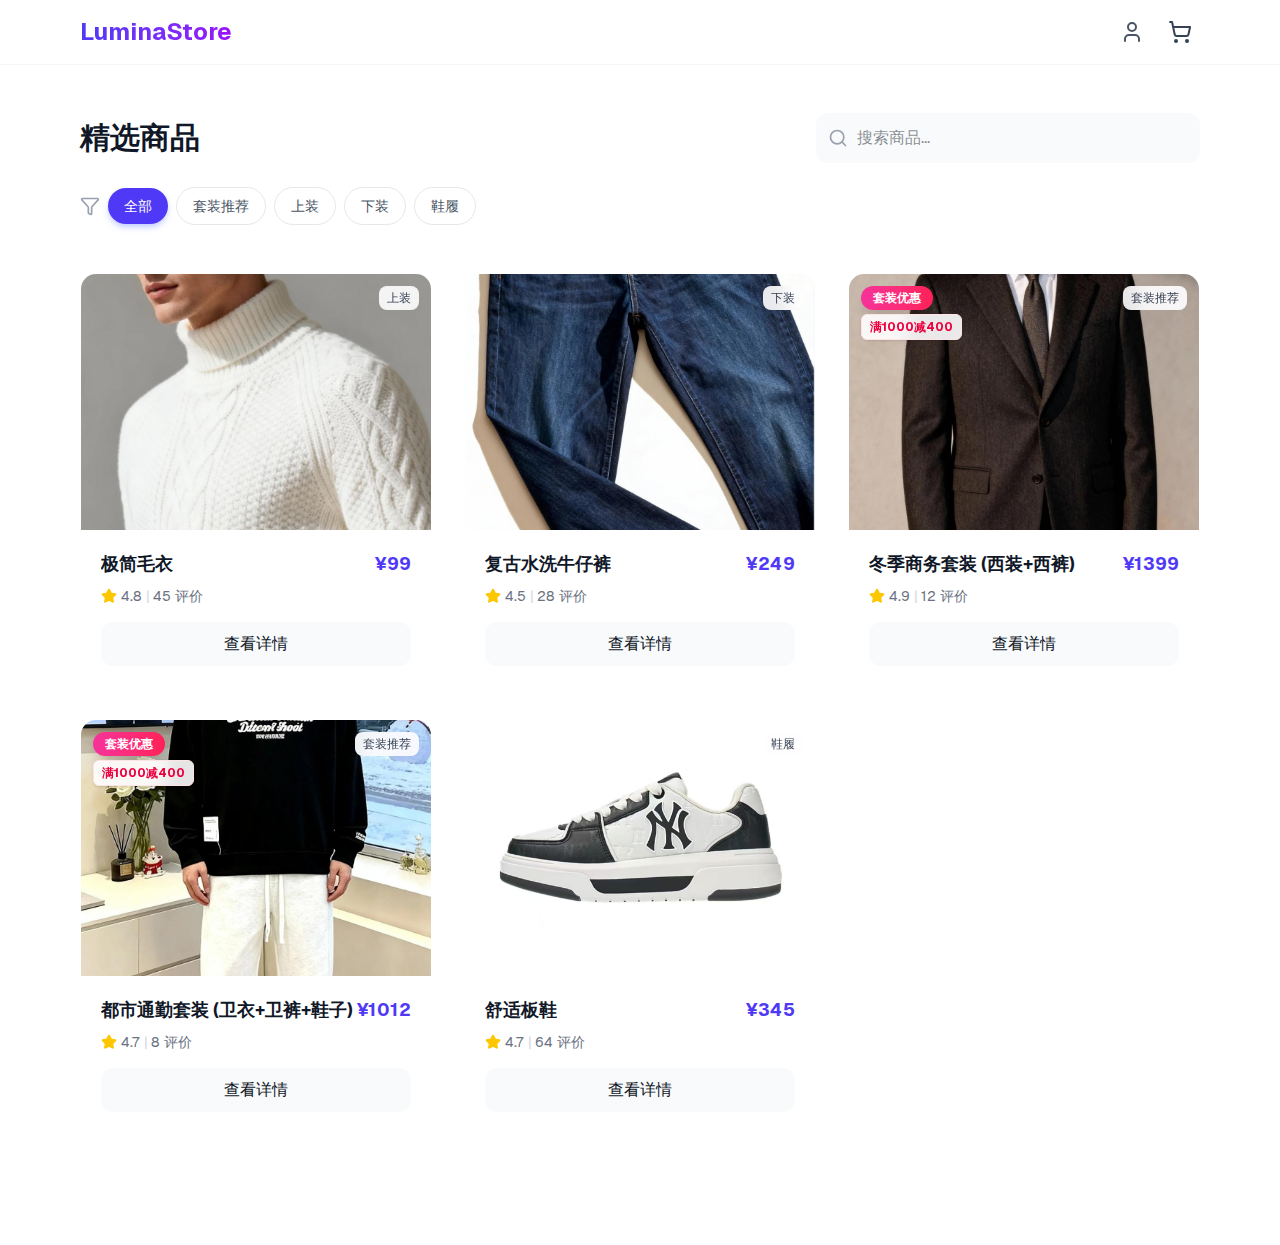
<file: index.html>
<!DOCTYPE html><!--yrcz7geI4zVj72rerdFEG--><html lang="en"><head><meta charSet="utf-8"/><meta name="viewport" content="width=device-width, initial-scale=1"/><link rel="preload" href="/_next/static/media/797e433ab948586e-s.p.dbea232f.woff2" as="font" crossorigin="" type="font/woff2"/><link rel="preload" href="/_next/static/media/caa3a2e1cccd8315-s.p.853070df.woff2" as="font" crossorigin="" type="font/woff2"/><link rel="preload" as="image" href="/images/毛衣1.jpg"/><link rel="preload" as="image" href="/images/牛仔裤1.jpg"/><link rel="preload" as="image" href="/images/冬季通勤1.jpg"/><link rel="preload" as="image" href="/images/套装穿搭1.jpg"/><link rel="preload" as="image" href="/images/mlb鞋子.jpg"/><link rel="stylesheet" href="/_next/static/chunks/7e3d6bf023f217e6.css" data-precedence="next"/><link rel="preload" as="script" fetchPriority="low" href="/_next/static/chunks/4b9eae0c8dc7e975.js"/><script src="/_next/static/chunks/f2f58a7e93290fbb.js" async=""></script><script src="/_next/static/chunks/6eb1bac6b57023f6.js" async=""></script><script src="/_next/static/chunks/turbopack-da1d1c3932c9a2c7.js" async=""></script><script src="/_next/static/chunks/2f236954d6a65e12.js" async=""></script><script src="/_next/static/chunks/64bce81016b4964a.js" async=""></script><meta name="next-size-adjust" content=""/><title>Create Next App</title><meta name="description" content="Generated by create next app"/><link rel="icon" href="/favicon.ico?favicon.0b3bf435.ico" sizes="256x256" type="image/x-icon"/><script src="/_next/static/chunks/a6dad97d9634a72d.js" noModule=""></script></head><body class="geist_a71539c9-module__T19VSG__variable geist_mono_8d43a2aa-module__8Li5zG__variable antialiased"><div hidden=""><!--$--><!--/$--></div><div class="min-h-screen bg-white font-sans text-gray-900"><nav class="sticky top-0 z-40 bg-white/80 backdrop-blur-md border-b border-gray-100"><div class="max-w-6xl mx-auto px-4 h-16 flex items-center justify-between"><div class="text-2xl font-bold bg-gradient-to-r from-indigo-600 to-purple-600 bg-clip-text text-transparent cursor-pointer hover:opacity-80 transition-opacity">LuminaStore</div><div class="flex items-center space-x-2"><button class="p-2 hover:bg-gray-100 rounded-full transition-colors text-gray-600"><svg xmlns="http://www.w3.org/2000/svg" width="24" height="24" viewBox="0 0 24 24" fill="none" stroke="currentColor" stroke-width="2" stroke-linecap="round" stroke-linejoin="round" class="lucide lucide-user w-6 h-6" aria-hidden="true"><path d="M19 21v-2a4 4 0 0 0-4-4H9a4 4 0 0 0-4 4v2"></path><circle cx="12" cy="7" r="4"></circle></svg></button><button class="relative p-2 hover:bg-gray-100 rounded-full transition-colors group"><svg xmlns="http://www.w3.org/2000/svg" width="24" height="24" viewBox="0 0 24 24" fill="none" stroke="currentColor" stroke-width="2" stroke-linecap="round" stroke-linejoin="round" class="lucide lucide-shopping-cart w-6 h-6 text-gray-700 group-hover:text-indigo-600 transition-colors" aria-hidden="true"><circle cx="8" cy="21" r="1"></circle><circle cx="19" cy="21" r="1"></circle><path d="M2.05 2.05h2l2.66 12.42a2 2 0 0 0 2 1.58h9.78a2 2 0 0 0 1.95-1.57l1.65-7.43H5.12"></path></svg></button></div></div></nav><main class="pt-4 pb-20"><div style="opacity:0"><div class="max-w-6xl mx-auto px-4 py-8"><div class="mb-10 space-y-6"><div class="flex flex-col md:flex-row md:items-center justify-between gap-4"><h1 class="text-3xl font-bold text-gray-900">精选商品</h1><div class="relative w-full md:w-96"><svg xmlns="http://www.w3.org/2000/svg" width="24" height="24" viewBox="0 0 24 24" fill="none" stroke="currentColor" stroke-width="2" stroke-linecap="round" stroke-linejoin="round" class="lucide lucide-search absolute left-3 top-1/2 -translate-y-1/2 w-5 h-5 text-gray-400" aria-hidden="true"><path d="m21 21-4.34-4.34"></path><circle cx="11" cy="11" r="8"></circle></svg><input type="text" placeholder="搜索商品..." class="w-full pl-10 pr-4 py-3 bg-gray-50 border border-transparent focus:bg-white focus:border-indigo-500 rounded-xl outline-none transition-all" value=""/></div></div><div class="flex items-center space-x-2 overflow-x-auto pb-2 scrollbar-hide"><svg xmlns="http://www.w3.org/2000/svg" width="24" height="24" viewBox="0 0 24 24" fill="none" stroke="currentColor" stroke-width="2" stroke-linecap="round" stroke-linejoin="round" class="lucide lucide-funnel w-5 h-5 text-gray-400 mr-2 flex-shrink-0" aria-hidden="true"><path d="M10 20a1 1 0 0 0 .553.895l2 1A1 1 0 0 0 14 21v-7a2 2 0 0 1 .517-1.341L21.74 4.67A1 1 0 0 0 21 3H3a1 1 0 0 0-.742 1.67l7.225 7.989A2 2 0 0 1 10 14z"></path></svg><button class="px-4 py-2 rounded-full text-sm font-medium whitespace-nowrap transition-all bg-indigo-600 text-white shadow-md shadow-indigo-200">全部</button><button class="px-4 py-2 rounded-full text-sm font-medium whitespace-nowrap transition-all bg-white text-gray-600 border border-gray-200 hover:bg-gray-50">套装推荐</button><button class="px-4 py-2 rounded-full text-sm font-medium whitespace-nowrap transition-all bg-white text-gray-600 border border-gray-200 hover:bg-gray-50">上装</button><button class="px-4 py-2 rounded-full text-sm font-medium whitespace-nowrap transition-all bg-white text-gray-600 border border-gray-200 hover:bg-gray-50">下装</button><button class="px-4 py-2 rounded-full text-sm font-medium whitespace-nowrap transition-all bg-white text-gray-600 border border-gray-200 hover:bg-gray-50">鞋履</button></div></div><div class="grid grid-cols-1 sm:grid-cols-2 lg:grid-cols-3 gap-8"><div class="group bg-white rounded-2xl overflow-hidden cursor-pointer border border-transparent hover:border-gray-200 hover:shadow-xl transition-all duration-300 relative"><div class="h-64 w-full relative overflow-hidden bg-gray-100"><img src="/images/毛衣1.jpg" alt="极简毛衣" class="w-full h-full object-cover group-hover:scale-110 transition-transform duration-500"/><div class="absolute top-3 right-3 bg-white/90 backdrop-blur px-2 py-1 rounded-lg text-xs font-medium text-gray-700">上装</div></div><div class="p-5"><div class="flex justify-between items-start mb-2"><h3 class="text-lg font-bold text-gray-900 line-clamp-1">极简毛衣</h3><span class="text-lg font-bold text-indigo-600">¥<!-- -->99</span></div><div class="flex items-center space-x-1 text-sm text-gray-500 mb-4"><svg xmlns="http://www.w3.org/2000/svg" width="24" height="24" viewBox="0 0 24 24" fill="none" stroke="currentColor" stroke-width="2" stroke-linecap="round" stroke-linejoin="round" class="lucide lucide-star w-4 h-4 fill-yellow-400 text-yellow-400" aria-hidden="true"><path d="M11.525 2.295a.53.53 0 0 1 .95 0l2.31 4.679a2.123 2.123 0 0 0 1.595 1.16l5.166.756a.53.53 0 0 1 .294.904l-3.736 3.638a2.123 2.123 0 0 0-.611 1.878l.882 5.14a.53.53 0 0 1-.771.56l-4.618-2.428a2.122 2.122 0 0 0-1.973 0L6.396 21.01a.53.53 0 0 1-.77-.56l.881-5.139a2.122 2.122 0 0 0-.611-1.879L2.16 9.795a.53.53 0 0 1 .294-.906l5.165-.755a2.122 2.122 0 0 0 1.597-1.16z"></path></svg><span>4.8</span><span class="text-gray-300">|</span><span>45<!-- --> 评价</span></div><button class="w-full py-2.5 bg-gray-50 text-gray-900 font-medium rounded-xl group-hover:bg-indigo-600 group-hover:text-white transition-colors">查看详情</button></div></div><div class="group bg-white rounded-2xl overflow-hidden cursor-pointer border border-transparent hover:border-gray-200 hover:shadow-xl transition-all duration-300 relative"><div class="h-64 w-full relative overflow-hidden bg-gray-100"><img src="/images/牛仔裤1.jpg" alt="复古水洗牛仔裤" class="w-full h-full object-cover group-hover:scale-110 transition-transform duration-500"/><div class="absolute top-3 right-3 bg-white/90 backdrop-blur px-2 py-1 rounded-lg text-xs font-medium text-gray-700">下装</div></div><div class="p-5"><div class="flex justify-between items-start mb-2"><h3 class="text-lg font-bold text-gray-900 line-clamp-1">复古水洗牛仔裤</h3><span class="text-lg font-bold text-indigo-600">¥<!-- -->249</span></div><div class="flex items-center space-x-1 text-sm text-gray-500 mb-4"><svg xmlns="http://www.w3.org/2000/svg" width="24" height="24" viewBox="0 0 24 24" fill="none" stroke="currentColor" stroke-width="2" stroke-linecap="round" stroke-linejoin="round" class="lucide lucide-star w-4 h-4 fill-yellow-400 text-yellow-400" aria-hidden="true"><path d="M11.525 2.295a.53.53 0 0 1 .95 0l2.31 4.679a2.123 2.123 0 0 0 1.595 1.16l5.166.756a.53.53 0 0 1 .294.904l-3.736 3.638a2.123 2.123 0 0 0-.611 1.878l.882 5.14a.53.53 0 0 1-.771.56l-4.618-2.428a2.122 2.122 0 0 0-1.973 0L6.396 21.01a.53.53 0 0 1-.77-.56l.881-5.139a2.122 2.122 0 0 0-.611-1.879L2.16 9.795a.53.53 0 0 1 .294-.906l5.165-.755a2.122 2.122 0 0 0 1.597-1.16z"></path></svg><span>4.5</span><span class="text-gray-300">|</span><span>28<!-- --> 评价</span></div><button class="w-full py-2.5 bg-gray-50 text-gray-900 font-medium rounded-xl group-hover:bg-indigo-600 group-hover:text-white transition-colors">查看详情</button></div></div><div class="group bg-white rounded-2xl overflow-hidden cursor-pointer border border-transparent hover:border-gray-200 hover:shadow-xl transition-all duration-300 relative"><div class="absolute top-3 left-3 z-10 flex flex-col items-start gap-1"><span class="bg-gradient-to-r from-pink-500 to-rose-500 text-white text-xs font-bold px-3 py-1 rounded-full shadow-lg">套装优惠</span><span class="bg-white/90 backdrop-blur text-rose-600 text-xs font-bold px-2 py-1 rounded-md shadow-sm border border-rose-100">满1000减400</span></div><div class="h-64 w-full relative overflow-hidden bg-gray-100"><img src="/images/冬季通勤1.jpg" alt="冬季商务套装 (西装+西裤)" class="w-full h-full object-cover group-hover:scale-110 transition-transform duration-500"/><div class="absolute top-3 right-3 bg-white/90 backdrop-blur px-2 py-1 rounded-lg text-xs font-medium text-gray-700">套装推荐</div></div><div class="p-5"><div class="flex justify-between items-start mb-2"><h3 class="text-lg font-bold text-gray-900 line-clamp-1">冬季商务套装 (西装+西裤)</h3><span class="text-lg font-bold text-indigo-600">¥<!-- -->1399</span></div><div class="flex items-center space-x-1 text-sm text-gray-500 mb-4"><svg xmlns="http://www.w3.org/2000/svg" width="24" height="24" viewBox="0 0 24 24" fill="none" stroke="currentColor" stroke-width="2" stroke-linecap="round" stroke-linejoin="round" class="lucide lucide-star w-4 h-4 fill-yellow-400 text-yellow-400" aria-hidden="true"><path d="M11.525 2.295a.53.53 0 0 1 .95 0l2.31 4.679a2.123 2.123 0 0 0 1.595 1.16l5.166.756a.53.53 0 0 1 .294.904l-3.736 3.638a2.123 2.123 0 0 0-.611 1.878l.882 5.14a.53.53 0 0 1-.771.56l-4.618-2.428a2.122 2.122 0 0 0-1.973 0L6.396 21.01a.53.53 0 0 1-.77-.56l.881-5.139a2.122 2.122 0 0 0-.611-1.879L2.16 9.795a.53.53 0 0 1 .294-.906l5.165-.755a2.122 2.122 0 0 0 1.597-1.16z"></path></svg><span>4.9</span><span class="text-gray-300">|</span><span>12<!-- --> 评价</span></div><button class="w-full py-2.5 bg-gray-50 text-gray-900 font-medium rounded-xl group-hover:bg-indigo-600 group-hover:text-white transition-colors">查看详情</button></div></div><div class="group bg-white rounded-2xl overflow-hidden cursor-pointer border border-transparent hover:border-gray-200 hover:shadow-xl transition-all duration-300 relative"><div class="absolute top-3 left-3 z-10 flex flex-col items-start gap-1"><span class="bg-gradient-to-r from-pink-500 to-rose-500 text-white text-xs font-bold px-3 py-1 rounded-full shadow-lg">套装优惠</span><span class="bg-white/90 backdrop-blur text-rose-600 text-xs font-bold px-2 py-1 rounded-md shadow-sm border border-rose-100">满1000减400</span></div><div class="h-64 w-full relative overflow-hidden bg-gray-100"><img src="/images/套装穿搭1.jpg" alt="都市通勤套装 (卫衣+卫裤+鞋子)" class="w-full h-full object-cover group-hover:scale-110 transition-transform duration-500"/><div class="absolute top-3 right-3 bg-white/90 backdrop-blur px-2 py-1 rounded-lg text-xs font-medium text-gray-700">套装推荐</div></div><div class="p-5"><div class="flex justify-between items-start mb-2"><h3 class="text-lg font-bold text-gray-900 line-clamp-1">都市通勤套装 (卫衣+卫裤+鞋子)</h3><span class="text-lg font-bold text-indigo-600">¥<!-- -->1012</span></div><div class="flex items-center space-x-1 text-sm text-gray-500 mb-4"><svg xmlns="http://www.w3.org/2000/svg" width="24" height="24" viewBox="0 0 24 24" fill="none" stroke="currentColor" stroke-width="2" stroke-linecap="round" stroke-linejoin="round" class="lucide lucide-star w-4 h-4 fill-yellow-400 text-yellow-400" aria-hidden="true"><path d="M11.525 2.295a.53.53 0 0 1 .95 0l2.31 4.679a2.123 2.123 0 0 0 1.595 1.16l5.166.756a.53.53 0 0 1 .294.904l-3.736 3.638a2.123 2.123 0 0 0-.611 1.878l.882 5.14a.53.53 0 0 1-.771.56l-4.618-2.428a2.122 2.122 0 0 0-1.973 0L6.396 21.01a.53.53 0 0 1-.77-.56l.881-5.139a2.122 2.122 0 0 0-.611-1.879L2.16 9.795a.53.53 0 0 1 .294-.906l5.165-.755a2.122 2.122 0 0 0 1.597-1.16z"></path></svg><span>4.7</span><span class="text-gray-300">|</span><span>8<!-- --> 评价</span></div><button class="w-full py-2.5 bg-gray-50 text-gray-900 font-medium rounded-xl group-hover:bg-indigo-600 group-hover:text-white transition-colors">查看详情</button></div></div><div class="group bg-white rounded-2xl overflow-hidden cursor-pointer border border-transparent hover:border-gray-200 hover:shadow-xl transition-all duration-300 relative"><div class="h-64 w-full relative overflow-hidden bg-gray-100"><img src="/images/mlb鞋子.jpg" alt="舒适板鞋" class="w-full h-full object-cover group-hover:scale-110 transition-transform duration-500"/><div class="absolute top-3 right-3 bg-white/90 backdrop-blur px-2 py-1 rounded-lg text-xs font-medium text-gray-700">鞋履</div></div><div class="p-5"><div class="flex justify-between items-start mb-2"><h3 class="text-lg font-bold text-gray-900 line-clamp-1">舒适板鞋</h3><span class="text-lg font-bold text-indigo-600">¥<!-- -->345</span></div><div class="flex items-center space-x-1 text-sm text-gray-500 mb-4"><svg xmlns="http://www.w3.org/2000/svg" width="24" height="24" viewBox="0 0 24 24" fill="none" stroke="currentColor" stroke-width="2" stroke-linecap="round" stroke-linejoin="round" class="lucide lucide-star w-4 h-4 fill-yellow-400 text-yellow-400" aria-hidden="true"><path d="M11.525 2.295a.53.53 0 0 1 .95 0l2.31 4.679a2.123 2.123 0 0 0 1.595 1.16l5.166.756a.53.53 0 0 1 .294.904l-3.736 3.638a2.123 2.123 0 0 0-.611 1.878l.882 5.14a.53.53 0 0 1-.771.56l-4.618-2.428a2.122 2.122 0 0 0-1.973 0L6.396 21.01a.53.53 0 0 1-.77-.56l.881-5.139a2.122 2.122 0 0 0-.611-1.879L2.16 9.795a.53.53 0 0 1 .294-.906l5.165-.755a2.122 2.122 0 0 0 1.597-1.16z"></path></svg><span>4.7</span><span class="text-gray-300">|</span><span>64<!-- --> 评价</span></div><button class="w-full py-2.5 bg-gray-50 text-gray-900 font-medium rounded-xl group-hover:bg-indigo-600 group-hover:text-white transition-colors">查看详情</button></div></div></div></div></div></main></div><!--$--><!--/$--><script src="/_next/static/chunks/4b9eae0c8dc7e975.js" id="_R_" async=""></script><script>(self.__next_f=self.__next_f||[]).push([0])</script><script>self.__next_f.push([1,"1:\"$Sreact.fragment\"\n2:I[39756,[\"/_next/static/chunks/2f236954d6a65e12.js\"],\"default\"]\n3:I[37457,[\"/_next/static/chunks/2f236954d6a65e12.js\"],\"default\"]\n4:I[47257,[\"/_next/static/chunks/2f236954d6a65e12.js\"],\"ClientPageRoot\"]\n5:I[31713,[\"/_next/static/chunks/64bce81016b4964a.js\"],\"default\"]\n8:I[97367,[\"/_next/static/chunks/2f236954d6a65e12.js\"],\"OutletBoundary\"]\n9:\"$Sreact.suspense\"\nb:I[97367,[\"/_next/static/chunks/2f236954d6a65e12.js\"],\"ViewportBoundary\"]\nd:I[97367,[\"/_next/static/chunks/2f236954d6a65e12.js\"],\"MetadataBoundary\"]\nf:I[68027,[],\"default\"]\n:HL[\"/_next/static/chunks/7e3d6bf023f217e6.css\",\"style\"]\n:HL[\"/_next/static/media/797e433ab948586e-s.p.dbea232f.woff2\",\"font\",{\"crossOrigin\":\"\",\"type\":\"font/woff2\"}]\n:HL[\"/_next/static/media/caa3a2e1cccd8315-s.p.853070df.woff2\",\"font\",{\"crossOrigin\":\"\",\"type\":\"font/woff2\"}]\n"])</script><script>self.__next_f.push([1,"0:{\"P\":null,\"b\":\"yrcz7geI4zVj72rerdFEG\",\"c\":[\"\",\"\"],\"q\":\"\",\"i\":false,\"f\":[[[\"\",{\"children\":[\"__PAGE__\",{}]},\"$undefined\",\"$undefined\",true],[[\"$\",\"$1\",\"c\",{\"children\":[[[\"$\",\"link\",\"0\",{\"rel\":\"stylesheet\",\"href\":\"/_next/static/chunks/7e3d6bf023f217e6.css\",\"precedence\":\"next\",\"crossOrigin\":\"$undefined\",\"nonce\":\"$undefined\"}]],[\"$\",\"html\",null,{\"lang\":\"en\",\"children\":[\"$\",\"body\",null,{\"className\":\"geist_a71539c9-module__T19VSG__variable geist_mono_8d43a2aa-module__8Li5zG__variable antialiased\",\"children\":[\"$\",\"$L2\",null,{\"parallelRouterKey\":\"children\",\"error\":\"$undefined\",\"errorStyles\":\"$undefined\",\"errorScripts\":\"$undefined\",\"template\":[\"$\",\"$L3\",null,{}],\"templateStyles\":\"$undefined\",\"templateScripts\":\"$undefined\",\"notFound\":[[[\"$\",\"title\",null,{\"children\":\"404: This page could not be found.\"}],[\"$\",\"div\",null,{\"style\":{\"fontFamily\":\"system-ui,\\\"Segoe UI\\\",Roboto,Helvetica,Arial,sans-serif,\\\"Apple Color Emoji\\\",\\\"Segoe UI Emoji\\\"\",\"height\":\"100vh\",\"textAlign\":\"center\",\"display\":\"flex\",\"flexDirection\":\"column\",\"alignItems\":\"center\",\"justifyContent\":\"center\"},\"children\":[\"$\",\"div\",null,{\"children\":[[\"$\",\"style\",null,{\"dangerouslySetInnerHTML\":{\"__html\":\"body{color:#000;background:#fff;margin:0}.next-error-h1{border-right:1px solid rgba(0,0,0,.3)}@media (prefers-color-scheme:dark){body{color:#fff;background:#000}.next-error-h1{border-right:1px solid rgba(255,255,255,.3)}}\"}}],[\"$\",\"h1\",null,{\"className\":\"next-error-h1\",\"style\":{\"display\":\"inline-block\",\"margin\":\"0 20px 0 0\",\"padding\":\"0 23px 0 0\",\"fontSize\":24,\"fontWeight\":500,\"verticalAlign\":\"top\",\"lineHeight\":\"49px\"},\"children\":404}],[\"$\",\"div\",null,{\"style\":{\"display\":\"inline-block\"},\"children\":[\"$\",\"h2\",null,{\"style\":{\"fontSize\":14,\"fontWeight\":400,\"lineHeight\":\"49px\",\"margin\":0},\"children\":\"This page could not be found.\"}]}]]}]}]],[]],\"forbidden\":\"$undefined\",\"unauthorized\":\"$undefined\"}]}]}]]}],{\"children\":[[\"$\",\"$1\",\"c\",{\"children\":[[\"$\",\"$L4\",null,{\"Component\":\"$5\",\"serverProvidedParams\":{\"searchParams\":{},\"params\":{},\"promises\":[\"$@6\",\"$@7\"]}}],[[\"$\",\"script\",\"script-0\",{\"src\":\"/_next/static/chunks/64bce81016b4964a.js\",\"async\":true,\"nonce\":\"$undefined\"}]],[\"$\",\"$L8\",null,{\"children\":[\"$\",\"$9\",null,{\"name\":\"Next.MetadataOutlet\",\"children\":\"$@a\"}]}]]}],{},null,false,false]},null,false,false],[\"$\",\"$1\",\"h\",{\"children\":[null,[\"$\",\"$Lb\",null,{\"children\":\"$Lc\"}],[\"$\",\"div\",null,{\"hidden\":true,\"children\":[\"$\",\"$Ld\",null,{\"children\":[\"$\",\"$9\",null,{\"name\":\"Next.Metadata\",\"children\":\"$Le\"}]}]}],[\"$\",\"meta\",null,{\"name\":\"next-size-adjust\",\"content\":\"\"}]]}],false]],\"m\":\"$undefined\",\"G\":[\"$f\",[]],\"S\":true}\n"])</script><script>self.__next_f.push([1,"6:{}\n7:\"$0:f:0:1:1:children:0:props:children:0:props:serverProvidedParams:params\"\n"])</script><script>self.__next_f.push([1,"c:[[\"$\",\"meta\",\"0\",{\"charSet\":\"utf-8\"}],[\"$\",\"meta\",\"1\",{\"name\":\"viewport\",\"content\":\"width=device-width, initial-scale=1\"}]]\n"])</script><script>self.__next_f.push([1,"10:I[27201,[\"/_next/static/chunks/2f236954d6a65e12.js\"],\"IconMark\"]\na:null\ne:[[\"$\",\"title\",\"0\",{\"children\":\"Create Next App\"}],[\"$\",\"meta\",\"1\",{\"name\":\"description\",\"content\":\"Generated by create next app\"}],[\"$\",\"link\",\"2\",{\"rel\":\"icon\",\"href\":\"/favicon.ico?favicon.0b3bf435.ico\",\"sizes\":\"256x256\",\"type\":\"image/x-icon\"}],[\"$\",\"$L10\",\"3\",{}]]\n"])</script></body></html>
</file>
<file: _next/static/chunks/7e3d6bf023f217e6.css>
@font-face{font-family:Geist;font-style:normal;font-weight:100 900;font-display:swap;src:url(../media/8a480f0b521d4e75-s.8e0177b5.woff2)format("woff2");unicode-range:U+301,U+400-45F,U+490-491,U+4B0-4B1,U+2116}@font-face{font-family:Geist;font-style:normal;font-weight:100 900;font-display:swap;src:url(../media/7178b3e590c64307-s.b97b3418.woff2)format("woff2");unicode-range:U+100-2BA,U+2BD-2C5,U+2C7-2CC,U+2CE-2D7,U+2DD-2FF,U+304,U+308,U+329,U+1D00-1DBF,U+1E00-1E9F,U+1EF2-1EFF,U+2020,U+20A0-20AB,U+20AD-20C0,U+2113,U+2C60-2C7F,U+A720-A7FF}@font-face{font-family:Geist;font-style:normal;font-weight:100 900;font-display:swap;src:url(../media/caa3a2e1cccd8315-s.p.853070df.woff2)format("woff2");unicode-range:U+??,U+131,U+152-153,U+2BB-2BC,U+2C6,U+2DA,U+2DC,U+304,U+308,U+329,U+2000-206F,U+20AC,U+2122,U+2191,U+2193,U+2212,U+2215,U+FEFF,U+FFFD}@font-face{font-family:Geist Fallback;src:local(Arial);ascent-override:95.94%;descent-override:28.16%;line-gap-override:0.0%;size-adjust:104.76%}.geist_a71539c9-module__T19VSG__className{font-family:Geist,Geist Fallback;font-style:normal}.geist_a71539c9-module__T19VSG__variable{--font-geist-sans:"Geist","Geist Fallback"}
@font-face{font-family:Geist Mono;font-style:normal;font-weight:100 900;font-display:swap;src:url(../media/4fa387ec64143e14-s.c1fdd6c2.woff2)format("woff2");unicode-range:U+301,U+400-45F,U+490-491,U+4B0-4B1,U+2116}@font-face{font-family:Geist Mono;font-style:normal;font-weight:100 900;font-display:swap;src:url(../media/bbc41e54d2fcbd21-s.799d8ef8.woff2)format("woff2");unicode-range:U+100-2BA,U+2BD-2C5,U+2C7-2CC,U+2CE-2D7,U+2DD-2FF,U+304,U+308,U+329,U+1D00-1DBF,U+1E00-1E9F,U+1EF2-1EFF,U+2020,U+20A0-20AB,U+20AD-20C0,U+2113,U+2C60-2C7F,U+A720-A7FF}@font-face{font-family:Geist Mono;font-style:normal;font-weight:100 900;font-display:swap;src:url(../media/797e433ab948586e-s.p.dbea232f.woff2)format("woff2");unicode-range:U+??,U+131,U+152-153,U+2BB-2BC,U+2C6,U+2DA,U+2DC,U+304,U+308,U+329,U+2000-206F,U+20AC,U+2122,U+2191,U+2193,U+2212,U+2215,U+FEFF,U+FFFD}@font-face{font-family:Geist Mono Fallback;src:local(Arial);ascent-override:74.67%;descent-override:21.92%;line-gap-override:0.0%;size-adjust:134.59%}.geist_mono_8d43a2aa-module__8Li5zG__className{font-family:Geist Mono,Geist Mono Fallback;font-style:normal}.geist_mono_8d43a2aa-module__8Li5zG__variable{--font-geist-mono:"Geist Mono","Geist Mono Fallback"}
@layer properties{@supports (((-webkit-hyphens:none)) and (not (margin-trim:inline))) or ((-moz-orient:inline) and (not (color:rgb(from red r g b)))){*,:before,:after,::backdrop{--tw-translate-x:0;--tw-translate-y:0;--tw-translate-z:0;--tw-scale-x:1;--tw-scale-y:1;--tw-scale-z:1;--tw-space-y-reverse:0;--tw-space-x-reverse:0;--tw-border-style:solid;--tw-gradient-position:initial;--tw-gradient-from:#0000;--tw-gradient-via:#0000;--tw-gradient-to:#0000;--tw-gradient-stops:initial;--tw-gradient-via-stops:initial;--tw-gradient-from-position:0%;--tw-gradient-via-position:50%;--tw-gradient-to-position:100%;--tw-leading:initial;--tw-font-weight:initial;--tw-tracking:initial;--tw-shadow:0 0 #0000;--tw-shadow-color:initial;--tw-shadow-alpha:100%;--tw-inset-shadow:0 0 #0000;--tw-inset-shadow-color:initial;--tw-inset-shadow-alpha:100%;--tw-ring-color:initial;--tw-ring-shadow:0 0 #0000;--tw-inset-ring-color:initial;--tw-inset-ring-shadow:0 0 #0000;--tw-ring-inset:initial;--tw-ring-offset-width:0px;--tw-ring-offset-color:#fff;--tw-ring-offset-shadow:0 0 #0000;--tw-backdrop-blur:initial;--tw-backdrop-brightness:initial;--tw-backdrop-contrast:initial;--tw-backdrop-grayscale:initial;--tw-backdrop-hue-rotate:initial;--tw-backdrop-invert:initial;--tw-backdrop-opacity:initial;--tw-backdrop-saturate:initial;--tw-backdrop-sepia:initial;--tw-duration:initial}}}@layer theme{:root,:host{--color-red-500:#fb2c36;--color-yellow-400:#fac800;--color-green-500:#00c758;--color-indigo-50:#eef2ff;--color-indigo-100:#e0e7ff;--color-indigo-200:#c7d2ff;--color-indigo-300:#a4b3ff;--color-indigo-500:#625fff;--color-indigo-600:#4f39f6;--color-indigo-700:#432dd7;--color-purple-600:#9810fa;--color-pink-100:#fce7f3;--color-pink-500:#f6339a;--color-pink-600:#e30076;--color-rose-50:#fff1f2;--color-rose-100:#ffe4e6;--color-rose-500:#ff2357;--color-rose-600:#e70044;--color-gray-50:#f9fafb;--color-gray-100:#f3f4f6;--color-gray-200:#e5e7eb;--color-gray-300:#d1d5dc;--color-gray-400:#99a1af;--color-gray-500:#6a7282;--color-gray-600:#4a5565;--color-gray-700:#364153;--color-gray-900:#101828;--color-black:#000;--color-white:#fff;--spacing:.25rem;--container-md:28rem;--container-4xl:56rem;--container-6xl:72rem;--text-xs:.75rem;--text-xs--line-height:calc(1/.75);--text-sm:.875rem;--text-sm--line-height:calc(1.25/.875);--text-lg:1.125rem;--text-lg--line-height:calc(1.75/1.125);--text-xl:1.25rem;--text-xl--line-height:calc(1.75/1.25);--text-2xl:1.5rem;--text-2xl--line-height:calc(2/1.5);--text-3xl:1.875rem;--text-3xl--line-height:calc(2.25/1.875);--text-4xl:2.25rem;--text-4xl--line-height:calc(2.5/2.25);--font-weight-medium:500;--font-weight-bold:700;--tracking-wide:.025em;--leading-relaxed:1.625;--radius-md:.375rem;--radius-lg:.5rem;--radius-xl:.75rem;--radius-2xl:1rem;--radius-3xl:1.5rem;--animate-pulse:pulse 2s cubic-bezier(.4,0,.6,1)infinite;--animate-bounce:bounce 1s infinite;--blur-sm:8px;--blur-md:12px;--default-transition-duration:.15s;--default-transition-timing-function:cubic-bezier(.4,0,.2,1);--default-font-family:var(--font-geist-sans);--default-mono-font-family:var(--font-geist-mono)}@supports (color:lab(0% 0 0)){:root,:host{--color-red-500:lab(55.4814% 75.0732 48.8528);--color-yellow-400:lab(83.2664% 8.65132 106.895);--color-green-500:lab(70.5521% -66.5147 45.8072);--color-indigo-50:lab(95.4818% .411302 -6.78529);--color-indigo-100:lab(91.6577% 1.04591 -12.7199);--color-indigo-200:lab(84.4329% 3.18974 -23.9688);--color-indigo-300:lab(74.0235% 8.54138 -41.6075);--color-indigo-500:lab(48.295% 38.3129 -81.9673);--color-indigo-600:lab(38.4009% 52.6132 -92.3857);--color-indigo-700:lab(32.4486% 49.2217 -84.6695);--color-purple-600:lab(43.0295% 75.21 -86.5669);--color-pink-100:lab(93.5864% 9.01193 -3.15077);--color-pink-500:lab(56.9303% 76.8162 -8.07021);--color-pink-600:lab(49.5493% 79.8381 2.31769);--color-rose-50:lab(96.2369% 4.94152 1.28012);--color-rose-100:lab(92.8221% 9.86832 2.60077);--color-rose-500:lab(56.101% 79.4329 31.4532);--color-rose-600:lab(49.1882% 81.577 36.0311);--color-gray-50:lab(98.2596% -.247031 -.706708);--color-gray-100:lab(96.1596% -.082314 -1.13575);--color-gray-200:lab(91.6229% -.159085 -2.26791);--color-gray-300:lab(85.1236% -.612259 -3.7138);--color-gray-400:lab(65.9269% -.832707 -8.17474);--color-gray-500:lab(47.7841% -.393212 -10.0268);--color-gray-600:lab(35.6337% -1.58697 -10.8425);--color-gray-700:lab(27.1134% -.956401 -12.3224);--color-gray-900:lab(8.11897% .811279 -12.254)}}}@layer base{*,:after,:before,::backdrop{box-sizing:border-box;border:0 solid;margin:0;padding:0}::file-selector-button{box-sizing:border-box;border:0 solid;margin:0;padding:0}html,:host{-webkit-text-size-adjust:100%;tab-size:4;line-height:1.5;font-family:var(--default-font-family,ui-sans-serif,system-ui,sans-serif,"Apple Color Emoji","Segoe UI Emoji","Segoe UI Symbol","Noto Color Emoji");font-feature-settings:var(--default-font-feature-settings,normal);font-variation-settings:var(--default-font-variation-settings,normal);-webkit-tap-highlight-color:transparent}hr{height:0;color:inherit;border-top-width:1px}abbr:where([title]){-webkit-text-decoration:underline dotted;text-decoration:underline dotted}h1,h2,h3,h4,h5,h6{font-size:inherit;font-weight:inherit}a{color:inherit;-webkit-text-decoration:inherit;-webkit-text-decoration:inherit;-webkit-text-decoration:inherit;-webkit-text-decoration:inherit;text-decoration:inherit}b,strong{font-weight:bolder}code,kbd,samp,pre{font-family:var(--default-mono-font-family,ui-monospace,SFMono-Regular,Menlo,Monaco,Consolas,"Liberation Mono","Courier New",monospace);font-feature-settings:var(--default-mono-font-feature-settings,normal);font-variation-settings:var(--default-mono-font-variation-settings,normal);font-size:1em}small{font-size:80%}sub,sup{vertical-align:baseline;font-size:75%;line-height:0;position:relative}sub{bottom:-.25em}sup{top:-.5em}table{text-indent:0;border-color:inherit;border-collapse:collapse}:-moz-focusring{outline:auto}progress{vertical-align:baseline}summary{display:list-item}ol,ul,menu{list-style:none}img,svg,video,canvas,audio,iframe,embed,object{vertical-align:middle;display:block}img,video{max-width:100%;height:auto}button,input,select,optgroup,textarea{font:inherit;font-feature-settings:inherit;font-variation-settings:inherit;letter-spacing:inherit;color:inherit;opacity:1;background-color:#0000;border-radius:0}::file-selector-button{font:inherit;font-feature-settings:inherit;font-variation-settings:inherit;letter-spacing:inherit;color:inherit;opacity:1;background-color:#0000;border-radius:0}:where(select:is([multiple],[size])) optgroup{font-weight:bolder}:where(select:is([multiple],[size])) optgroup option{padding-inline-start:20px}::file-selector-button{margin-inline-end:4px}::placeholder{opacity:1}@supports (not ((-webkit-appearance:-apple-pay-button))) or (contain-intrinsic-size:1px){::placeholder{color:currentColor}@supports (color:color-mix(in lab, red, red)){::placeholder{color:color-mix(in oklab,currentcolor 50%,transparent)}}}textarea{resize:vertical}::-webkit-search-decoration{-webkit-appearance:none}::-webkit-date-and-time-value{min-height:1lh;text-align:inherit}::-webkit-datetime-edit{display:inline-flex}::-webkit-datetime-edit-fields-wrapper{padding:0}::-webkit-datetime-edit{padding-block:0}::-webkit-datetime-edit-year-field{padding-block:0}::-webkit-datetime-edit-month-field{padding-block:0}::-webkit-datetime-edit-day-field{padding-block:0}::-webkit-datetime-edit-hour-field{padding-block:0}::-webkit-datetime-edit-minute-field{padding-block:0}::-webkit-datetime-edit-second-field{padding-block:0}::-webkit-datetime-edit-millisecond-field{padding-block:0}::-webkit-datetime-edit-meridiem-field{padding-block:0}::-webkit-calendar-picker-indicator{line-height:1}:-moz-ui-invalid{box-shadow:none}button,input:where([type=button],[type=reset],[type=submit]){appearance:button}::file-selector-button{appearance:button}::-webkit-inner-spin-button{height:auto}::-webkit-outer-spin-button{height:auto}[hidden]:where(:not([hidden=until-found])){display:none!important}}@layer components;@layer utilities{.absolute{position:absolute}.fixed{position:fixed}.relative{position:relative}.sticky{position:sticky}.inset-0{inset:calc(var(--spacing)*0)}.top-0{top:calc(var(--spacing)*0)}.top-1\/2{top:50%}.top-3{top:calc(var(--spacing)*3)}.right-0{right:calc(var(--spacing)*0)}.right-3{right:calc(var(--spacing)*3)}.bottom-8{bottom:calc(var(--spacing)*8)}.left-1\/2{left:50%}.left-3{left:calc(var(--spacing)*3)}.z-10{z-index:10}.z-40{z-index:40}.z-50{z-index:50}.z-\[60\]{z-index:60}.mx-auto{margin-inline:auto}.mt-0\.5{margin-top:calc(var(--spacing)*.5)}.mt-1{margin-top:calc(var(--spacing)*1)}.mt-2{margin-top:calc(var(--spacing)*2)}.mt-3{margin-top:calc(var(--spacing)*3)}.mt-4{margin-top:calc(var(--spacing)*4)}.mt-6{margin-top:calc(var(--spacing)*6)}.mt-auto{margin-top:auto}.mr-2{margin-right:calc(var(--spacing)*2)}.mr-3{margin-right:calc(var(--spacing)*3)}.mb-1{margin-bottom:calc(var(--spacing)*1)}.mb-2{margin-bottom:calc(var(--spacing)*2)}.mb-4{margin-bottom:calc(var(--spacing)*4)}.mb-6{margin-bottom:calc(var(--spacing)*6)}.mb-8{margin-bottom:calc(var(--spacing)*8)}.mb-10{margin-bottom:calc(var(--spacing)*10)}.mb-16{margin-bottom:calc(var(--spacing)*16)}.ml-2{margin-left:calc(var(--spacing)*2)}.line-clamp-1{-webkit-line-clamp:1;-webkit-box-orient:vertical;display:-webkit-box;overflow:hidden}.block{display:block}.contents{display:contents}.flex{display:flex}.grid{display:grid}.inline-block{display:inline-block}.inline-flex{display:inline-flex}.aspect-square{aspect-ratio:1}.h-2{height:calc(var(--spacing)*2)}.h-3{height:calc(var(--spacing)*3)}.h-4{height:calc(var(--spacing)*4)}.h-5{height:calc(var(--spacing)*5)}.h-6{height:calc(var(--spacing)*6)}.h-8{height:calc(var(--spacing)*8)}.h-10{height:calc(var(--spacing)*10)}.h-12{height:calc(var(--spacing)*12)}.h-16{height:calc(var(--spacing)*16)}.h-20{height:calc(var(--spacing)*20)}.h-64{height:calc(var(--spacing)*64)}.h-auto{height:auto}.h-full{height:100%}.min-h-\[300px\]{min-height:300px}.min-h-screen{min-height:100vh}.w-1\/3{width:33.3333%}.w-2{width:calc(var(--spacing)*2)}.w-3{width:calc(var(--spacing)*3)}.w-4{width:calc(var(--spacing)*4)}.w-5{width:calc(var(--spacing)*5)}.w-6{width:calc(var(--spacing)*6)}.w-8{width:calc(var(--spacing)*8)}.w-10{width:calc(var(--spacing)*10)}.w-12{width:calc(var(--spacing)*12)}.w-16{width:calc(var(--spacing)*16)}.w-20{width:calc(var(--spacing)*20)}.w-full{width:100%}.max-w-4xl{max-width:var(--container-4xl)}.max-w-6xl{max-width:var(--container-6xl)}.max-w-md{max-width:var(--container-md)}.flex-1{flex:1}.flex-shrink-0{flex-shrink:0}.border-collapse{border-collapse:collapse}.-translate-x-1\/2{--tw-translate-x:calc(calc(1/2*100%)*-1);translate:var(--tw-translate-x)var(--tw-translate-y)}.-translate-y-1\/2{--tw-translate-y:calc(calc(1/2*100%)*-1);translate:var(--tw-translate-x)var(--tw-translate-y)}.scale-105{--tw-scale-x:105%;--tw-scale-y:105%;--tw-scale-z:105%;scale:var(--tw-scale-x)var(--tw-scale-y)}.animate-bounce{animation:var(--animate-bounce)}.animate-pulse{animation:var(--animate-pulse)}.cursor-pointer{cursor:pointer}.grid-cols-1{grid-template-columns:repeat(1,minmax(0,1fr))}.flex-col{flex-direction:column}.flex-wrap{flex-wrap:wrap}.items-center{align-items:center}.items-end{align-items:flex-end}.items-start{align-items:flex-start}.justify-between{justify-content:space-between}.justify-center{justify-content:center}.gap-1{gap:calc(var(--spacing)*1)}.gap-2{gap:calc(var(--spacing)*2)}.gap-3{gap:calc(var(--spacing)*3)}.gap-4{gap:calc(var(--spacing)*4)}.gap-8{gap:calc(var(--spacing)*8)}.gap-12{gap:calc(var(--spacing)*12)}:where(.space-y-3>:not(:last-child)){--tw-space-y-reverse:0;margin-block-start:calc(calc(var(--spacing)*3)*var(--tw-space-y-reverse));margin-block-end:calc(calc(var(--spacing)*3)*calc(1 - var(--tw-space-y-reverse)))}:where(.space-y-4>:not(:last-child)){--tw-space-y-reverse:0;margin-block-start:calc(calc(var(--spacing)*4)*var(--tw-space-y-reverse));margin-block-end:calc(calc(var(--spacing)*4)*calc(1 - var(--tw-space-y-reverse)))}:where(.space-y-6>:not(:last-child)){--tw-space-y-reverse:0;margin-block-start:calc(calc(var(--spacing)*6)*var(--tw-space-y-reverse));margin-block-end:calc(calc(var(--spacing)*6)*calc(1 - var(--tw-space-y-reverse)))}:where(.space-y-8>:not(:last-child)){--tw-space-y-reverse:0;margin-block-start:calc(calc(var(--spacing)*8)*var(--tw-space-y-reverse));margin-block-end:calc(calc(var(--spacing)*8)*calc(1 - var(--tw-space-y-reverse)))}:where(.space-x-1>:not(:last-child)){--tw-space-x-reverse:0;margin-inline-start:calc(calc(var(--spacing)*1)*var(--tw-space-x-reverse));margin-inline-end:calc(calc(var(--spacing)*1)*calc(1 - var(--tw-space-x-reverse)))}:where(.space-x-2>:not(:last-child)){--tw-space-x-reverse:0;margin-inline-start:calc(calc(var(--spacing)*2)*var(--tw-space-x-reverse));margin-inline-end:calc(calc(var(--spacing)*2)*calc(1 - var(--tw-space-x-reverse)))}:where(.space-x-4>:not(:last-child)){--tw-space-x-reverse:0;margin-inline-start:calc(calc(var(--spacing)*4)*var(--tw-space-x-reverse));margin-inline-end:calc(calc(var(--spacing)*4)*calc(1 - var(--tw-space-x-reverse)))}.self-start{align-self:flex-start}.overflow-hidden{overflow:hidden}.overflow-x-auto{overflow-x:auto}.overflow-y-auto{overflow-y:auto}.rounded{border-radius:.25rem}.rounded-2xl{border-radius:var(--radius-2xl)}.rounded-3xl{border-radius:var(--radius-3xl)}.rounded-full{border-radius:3.40282e38px}.rounded-lg{border-radius:var(--radius-lg)}.rounded-md{border-radius:var(--radius-md)}.rounded-xl{border-radius:var(--radius-xl)}.border{border-style:var(--tw-border-style);border-width:1px}.border-2{border-style:var(--tw-border-style);border-width:2px}.border-t{border-top-style:var(--tw-border-style);border-top-width:1px}.border-b{border-bottom-style:var(--tw-border-style);border-bottom-width:1px}.border-b-2{border-bottom-style:var(--tw-border-style);border-bottom-width:2px}.border-gray-50{border-color:var(--color-gray-50)}.border-gray-100{border-color:var(--color-gray-100)}.border-gray-200{border-color:var(--color-gray-200)}.border-indigo-300{border-color:var(--color-indigo-300)}.border-indigo-600{border-color:var(--color-indigo-600)}.border-rose-100{border-color:var(--color-rose-100)}.border-transparent{border-color:#0000}.bg-black\/40{background-color:#0006}@supports (color:color-mix(in lab, red, red)){.bg-black\/40{background-color:color-mix(in oklab,var(--color-black)40%,transparent)}}.bg-gray-50{background-color:var(--color-gray-50)}.bg-gray-100{background-color:var(--color-gray-100)}.bg-gray-900{background-color:var(--color-gray-900)}.bg-green-500{background-color:var(--color-green-500)}.bg-indigo-50{background-color:var(--color-indigo-50)}.bg-indigo-100{background-color:var(--color-indigo-100)}.bg-indigo-500{background-color:var(--color-indigo-500)}.bg-indigo-600{background-color:var(--color-indigo-600)}.bg-pink-100{background-color:var(--color-pink-100)}.bg-red-500{background-color:var(--color-red-500)}.bg-rose-50{background-color:var(--color-rose-50)}.bg-white{background-color:var(--color-white)}.bg-white\/80{background-color:#fffc}@supports (color:color-mix(in lab, red, red)){.bg-white\/80{background-color:color-mix(in oklab,var(--color-white)80%,transparent)}}.bg-white\/90{background-color:#ffffffe6}@supports (color:color-mix(in lab, red, red)){.bg-white\/90{background-color:color-mix(in oklab,var(--color-white)90%,transparent)}}.bg-gradient-to-r{--tw-gradient-position:to right in oklab;background-image:linear-gradient(var(--tw-gradient-stops))}.from-indigo-600{--tw-gradient-from:var(--color-indigo-600);--tw-gradient-stops:var(--tw-gradient-via-stops,var(--tw-gradient-position),var(--tw-gradient-from)var(--tw-gradient-from-position),var(--tw-gradient-to)var(--tw-gradient-to-position))}.from-pink-500{--tw-gradient-from:var(--color-pink-500);--tw-gradient-stops:var(--tw-gradient-via-stops,var(--tw-gradient-position),var(--tw-gradient-from)var(--tw-gradient-from-position),var(--tw-gradient-to)var(--tw-gradient-to-position))}.to-purple-600{--tw-gradient-to:var(--color-purple-600);--tw-gradient-stops:var(--tw-gradient-via-stops,var(--tw-gradient-position),var(--tw-gradient-from)var(--tw-gradient-from-position),var(--tw-gradient-to)var(--tw-gradient-to-position))}.to-rose-500{--tw-gradient-to:var(--color-rose-500);--tw-gradient-stops:var(--tw-gradient-via-stops,var(--tw-gradient-position),var(--tw-gradient-from)var(--tw-gradient-from-position),var(--tw-gradient-to)var(--tw-gradient-to-position))}.bg-clip-text{-webkit-background-clip:text;background-clip:text}.fill-current{fill:currentColor}.fill-yellow-400{fill:var(--color-yellow-400)}.object-cover{object-fit:cover}.p-1{padding:calc(var(--spacing)*1)}.p-2{padding:calc(var(--spacing)*2)}.p-3{padding:calc(var(--spacing)*3)}.p-4{padding:calc(var(--spacing)*4)}.p-5{padding:calc(var(--spacing)*5)}.p-6{padding:calc(var(--spacing)*6)}.p-8{padding:calc(var(--spacing)*8)}.px-2{padding-inline:calc(var(--spacing)*2)}.px-3{padding-inline:calc(var(--spacing)*3)}.px-4{padding-inline:calc(var(--spacing)*4)}.px-6{padding-inline:calc(var(--spacing)*6)}.py-0\.5{padding-block:calc(var(--spacing)*.5)}.py-1{padding-block:calc(var(--spacing)*1)}.py-2{padding-block:calc(var(--spacing)*2)}.py-2\.5{padding-block:calc(var(--spacing)*2.5)}.py-3{padding-block:calc(var(--spacing)*3)}.py-4{padding-block:calc(var(--spacing)*4)}.py-8{padding-block:calc(var(--spacing)*8)}.py-20{padding-block:calc(var(--spacing)*20)}.pt-4{padding-top:calc(var(--spacing)*4)}.pt-6{padding-top:calc(var(--spacing)*6)}.pt-8{padding-top:calc(var(--spacing)*8)}.pr-4{padding-right:calc(var(--spacing)*4)}.pb-2{padding-bottom:calc(var(--spacing)*2)}.pb-4{padding-bottom:calc(var(--spacing)*4)}.pb-6{padding-bottom:calc(var(--spacing)*6)}.pb-20{padding-bottom:calc(var(--spacing)*20)}.pl-10{padding-left:calc(var(--spacing)*10)}.text-center{text-align:center}.text-left{text-align:left}.text-right{text-align:right}.font-sans{font-family:var(--font-geist-sans)}.text-2xl{font-size:var(--text-2xl);line-height:var(--tw-leading,var(--text-2xl--line-height))}.text-3xl{font-size:var(--text-3xl);line-height:var(--tw-leading,var(--text-3xl--line-height))}.text-4xl{font-size:var(--text-4xl);line-height:var(--tw-leading,var(--text-4xl--line-height))}.text-lg{font-size:var(--text-lg);line-height:var(--tw-leading,var(--text-lg--line-height))}.text-sm{font-size:var(--text-sm);line-height:var(--tw-leading,var(--text-sm--line-height))}.text-xl{font-size:var(--text-xl);line-height:var(--tw-leading,var(--text-xl--line-height))}.text-xs{font-size:var(--text-xs);line-height:var(--tw-leading,var(--text-xs--line-height))}.leading-relaxed{--tw-leading:var(--leading-relaxed);line-height:var(--leading-relaxed)}.font-bold{--tw-font-weight:var(--font-weight-bold);font-weight:var(--font-weight-bold)}.font-medium{--tw-font-weight:var(--font-weight-medium);font-weight:var(--font-weight-medium)}.tracking-wide{--tw-tracking:var(--tracking-wide);letter-spacing:var(--tracking-wide)}.whitespace-nowrap{white-space:nowrap}.text-gray-300{color:var(--color-gray-300)}.text-gray-400{color:var(--color-gray-400)}.text-gray-500{color:var(--color-gray-500)}.text-gray-600{color:var(--color-gray-600)}.text-gray-700{color:var(--color-gray-700)}.text-gray-900{color:var(--color-gray-900)}.text-indigo-500{color:var(--color-indigo-500)}.text-indigo-600{color:var(--color-indigo-600)}.text-indigo-700{color:var(--color-indigo-700)}.text-pink-600{color:var(--color-pink-600)}.text-rose-500{color:var(--color-rose-500)}.text-rose-600{color:var(--color-rose-600)}.text-transparent{color:#0000}.text-white{color:var(--color-white)}.text-yellow-400{color:var(--color-yellow-400)}.capitalize{text-transform:capitalize}.uppercase{text-transform:uppercase}.line-through{text-decoration-line:line-through}.antialiased{-webkit-font-smoothing:antialiased;-moz-osx-font-smoothing:grayscale}.opacity-20{opacity:.2}.opacity-70{opacity:.7}.shadow-2xl{--tw-shadow:0 25px 50px -12px var(--tw-shadow-color,#00000040);box-shadow:var(--tw-inset-shadow),var(--tw-inset-ring-shadow),var(--tw-ring-offset-shadow),var(--tw-ring-shadow),var(--tw-shadow)}.shadow-lg{--tw-shadow:0 10px 15px -3px var(--tw-shadow-color,#0000001a),0 4px 6px -4px var(--tw-shadow-color,#0000001a);box-shadow:var(--tw-inset-shadow),var(--tw-inset-ring-shadow),var(--tw-ring-offset-shadow),var(--tw-ring-shadow),var(--tw-shadow)}.shadow-md{--tw-shadow:0 4px 6px -1px var(--tw-shadow-color,#0000001a),0 2px 4px -2px var(--tw-shadow-color,#0000001a);box-shadow:var(--tw-inset-shadow),var(--tw-inset-ring-shadow),var(--tw-ring-offset-shadow),var(--tw-ring-shadow),var(--tw-shadow)}.shadow-sm{--tw-shadow:0 1px 3px 0 var(--tw-shadow-color,#0000001a),0 1px 2px -1px var(--tw-shadow-color,#0000001a);box-shadow:var(--tw-inset-shadow),var(--tw-inset-ring-shadow),var(--tw-ring-offset-shadow),var(--tw-ring-shadow),var(--tw-shadow)}.shadow-indigo-200{--tw-shadow-color:#c7d2ff}@supports (color:lab(0% 0 0)){.shadow-indigo-200{--tw-shadow-color:lab(84.4329% 3.18974 -23.9688)}}@supports (color:color-mix(in lab, red, red)){.shadow-indigo-200{--tw-shadow-color:color-mix(in oklab,var(--color-indigo-200)var(--tw-shadow-alpha),transparent)}}.backdrop-blur{--tw-backdrop-blur:blur(8px);-webkit-backdrop-filter:var(--tw-backdrop-blur,)var(--tw-backdrop-brightness,)var(--tw-backdrop-contrast,)var(--tw-backdrop-grayscale,)var(--tw-backdrop-hue-rotate,)var(--tw-backdrop-invert,)var(--tw-backdrop-opacity,)var(--tw-backdrop-saturate,)var(--tw-backdrop-sepia,);backdrop-filter:var(--tw-backdrop-blur,)var(--tw-backdrop-brightness,)var(--tw-backdrop-contrast,)var(--tw-backdrop-grayscale,)var(--tw-backdrop-hue-rotate,)var(--tw-backdrop-invert,)var(--tw-backdrop-opacity,)var(--tw-backdrop-saturate,)var(--tw-backdrop-sepia,)}.backdrop-blur-md{--tw-backdrop-blur:blur(var(--blur-md));-webkit-backdrop-filter:var(--tw-backdrop-blur,)var(--tw-backdrop-brightness,)var(--tw-backdrop-contrast,)var(--tw-backdrop-grayscale,)var(--tw-backdrop-hue-rotate,)var(--tw-backdrop-invert,)var(--tw-backdrop-opacity,)var(--tw-backdrop-saturate,)var(--tw-backdrop-sepia,);backdrop-filter:var(--tw-backdrop-blur,)var(--tw-backdrop-brightness,)var(--tw-backdrop-contrast,)var(--tw-backdrop-grayscale,)var(--tw-backdrop-hue-rotate,)var(--tw-backdrop-invert,)var(--tw-backdrop-opacity,)var(--tw-backdrop-saturate,)var(--tw-backdrop-sepia,)}.backdrop-blur-sm{--tw-backdrop-blur:blur(var(--blur-sm));-webkit-backdrop-filter:var(--tw-backdrop-blur,)var(--tw-backdrop-brightness,)var(--tw-backdrop-contrast,)var(--tw-backdrop-grayscale,)var(--tw-backdrop-hue-rotate,)var(--tw-backdrop-invert,)var(--tw-backdrop-opacity,)var(--tw-backdrop-saturate,)var(--tw-backdrop-sepia,);backdrop-filter:var(--tw-backdrop-blur,)var(--tw-backdrop-brightness,)var(--tw-backdrop-contrast,)var(--tw-backdrop-grayscale,)var(--tw-backdrop-hue-rotate,)var(--tw-backdrop-invert,)var(--tw-backdrop-opacity,)var(--tw-backdrop-saturate,)var(--tw-backdrop-sepia,)}.transition{transition-property:color,background-color,border-color,outline-color,text-decoration-color,fill,stroke,--tw-gradient-from,--tw-gradient-via,--tw-gradient-to,opacity,box-shadow,transform,translate,scale,rotate,filter,-webkit-backdrop-filter,backdrop-filter,display,content-visibility,overlay,pointer-events;transition-timing-function:var(--tw-ease,var(--default-transition-timing-function));transition-duration:var(--tw-duration,var(--default-transition-duration))}.transition-all{transition-property:all;transition-timing-function:var(--tw-ease,var(--default-transition-timing-function));transition-duration:var(--tw-duration,var(--default-transition-duration))}.transition-colors{transition-property:color,background-color,border-color,outline-color,text-decoration-color,fill,stroke,--tw-gradient-from,--tw-gradient-via,--tw-gradient-to;transition-timing-function:var(--tw-ease,var(--default-transition-timing-function));transition-duration:var(--tw-duration,var(--default-transition-duration))}.transition-opacity{transition-property:opacity;transition-timing-function:var(--tw-ease,var(--default-transition-timing-function));transition-duration:var(--tw-duration,var(--default-transition-duration))}.transition-shadow{transition-property:box-shadow;transition-timing-function:var(--tw-ease,var(--default-transition-timing-function));transition-duration:var(--tw-duration,var(--default-transition-duration))}.transition-transform{transition-property:transform,translate,scale,rotate;transition-timing-function:var(--tw-ease,var(--default-transition-timing-function));transition-duration:var(--tw-duration,var(--default-transition-duration))}.duration-300{--tw-duration:.3s;transition-duration:.3s}.duration-500{--tw-duration:.5s;transition-duration:.5s}.outline-none{--tw-outline-style:none;outline-style:none}@media (hover:hover){.group-hover\:-translate-x-1:is(:where(.group):hover *){--tw-translate-x:calc(var(--spacing)*-1);translate:var(--tw-translate-x)var(--tw-translate-y)}.group-hover\:scale-110:is(:where(.group):hover *){--tw-scale-x:110%;--tw-scale-y:110%;--tw-scale-z:110%;scale:var(--tw-scale-x)var(--tw-scale-y)}.group-hover\:bg-indigo-600:is(:where(.group):hover *){background-color:var(--color-indigo-600)}.group-hover\:text-indigo-600:is(:where(.group):hover *){color:var(--color-indigo-600)}.group-hover\:text-white:is(:where(.group):hover *){color:var(--color-white)}}.last\:border-0:last-child{border-style:var(--tw-border-style);border-width:0}.last\:pb-0:last-child{padding-bottom:calc(var(--spacing)*0)}@media (hover:hover){.hover\:border-gray-200:hover{border-color:var(--color-gray-200)}.hover\:bg-gray-50:hover{background-color:var(--color-gray-50)}.hover\:bg-gray-100:hover{background-color:var(--color-gray-100)}.hover\:bg-gray-200:hover{background-color:var(--color-gray-200)}.hover\:bg-indigo-50:hover{background-color:var(--color-indigo-50)}.hover\:bg-indigo-700:hover{background-color:var(--color-indigo-700)}.hover\:text-gray-600:hover{color:var(--color-gray-600)}.hover\:text-indigo-600:hover{color:var(--color-indigo-600)}.hover\:text-red-500:hover{color:var(--color-red-500)}.hover\:underline:hover{text-decoration-line:underline}.hover\:opacity-80:hover{opacity:.8}.hover\:opacity-100:hover{opacity:1}.hover\:shadow-md:hover{--tw-shadow:0 4px 6px -1px var(--tw-shadow-color,#0000001a),0 2px 4px -2px var(--tw-shadow-color,#0000001a);box-shadow:var(--tw-inset-shadow),var(--tw-inset-ring-shadow),var(--tw-ring-offset-shadow),var(--tw-ring-shadow),var(--tw-shadow)}.hover\:shadow-xl:hover{--tw-shadow:0 20px 25px -5px var(--tw-shadow-color,#0000001a),0 8px 10px -6px var(--tw-shadow-color,#0000001a);box-shadow:var(--tw-inset-shadow),var(--tw-inset-ring-shadow),var(--tw-ring-offset-shadow),var(--tw-ring-shadow),var(--tw-shadow)}}.focus\:border-indigo-500:focus{border-color:var(--color-indigo-500)}.focus\:bg-white:focus{background-color:var(--color-white)}.active\:scale-95:active{--tw-scale-x:95%;--tw-scale-y:95%;--tw-scale-z:95%;scale:var(--tw-scale-x)var(--tw-scale-y)}.disabled\:cursor-not-allowed:disabled{cursor:not-allowed}.disabled\:bg-gray-300:disabled{background-color:var(--color-gray-300)}.disabled\:opacity-50:disabled{opacity:.5}@media (min-width:40rem){.sm\:grid-cols-2{grid-template-columns:repeat(2,minmax(0,1fr))}}@media (min-width:48rem){.md\:w-64{width:calc(var(--spacing)*64)}.md\:w-96{width:calc(var(--spacing)*96)}.md\:grid-cols-2{grid-template-columns:repeat(2,minmax(0,1fr))}.md\:flex-row{flex-direction:row}.md\:items-center{align-items:center}}@media (min-width:64rem){.lg\:grid-cols-3{grid-template-columns:repeat(3,minmax(0,1fr))}}}:root{--background:#fff;--foreground:#171717}@media (prefers-color-scheme:dark){:root{--background:#0a0a0a;--foreground:#ededed}}body{background:var(--background);color:var(--foreground);font-family:Arial,Helvetica,sans-serif}@property --tw-translate-x{syntax:"*";inherits:false;initial-value:0}@property --tw-translate-y{syntax:"*";inherits:false;initial-value:0}@property --tw-translate-z{syntax:"*";inherits:false;initial-value:0}@property --tw-scale-x{syntax:"*";inherits:false;initial-value:1}@property --tw-scale-y{syntax:"*";inherits:false;initial-value:1}@property --tw-scale-z{syntax:"*";inherits:false;initial-value:1}@property --tw-space-y-reverse{syntax:"*";inherits:false;initial-value:0}@property --tw-space-x-reverse{syntax:"*";inherits:false;initial-value:0}@property --tw-border-style{syntax:"*";inherits:false;initial-value:solid}@property --tw-gradient-position{syntax:"*";inherits:false}@property --tw-gradient-from{syntax:"<color>";inherits:false;initial-value:#0000}@property --tw-gradient-via{syntax:"<color>";inherits:false;initial-value:#0000}@property --tw-gradient-to{syntax:"<color>";inherits:false;initial-value:#0000}@property --tw-gradient-stops{syntax:"*";inherits:false}@property --tw-gradient-via-stops{syntax:"*";inherits:false}@property --tw-gradient-from-position{syntax:"<length-percentage>";inherits:false;initial-value:0%}@property --tw-gradient-via-position{syntax:"<length-percentage>";inherits:false;initial-value:50%}@property --tw-gradient-to-position{syntax:"<length-percentage>";inherits:false;initial-value:100%}@property --tw-leading{syntax:"*";inherits:false}@property --tw-font-weight{syntax:"*";inherits:false}@property --tw-tracking{syntax:"*";inherits:false}@property --tw-shadow{syntax:"*";inherits:false;initial-value:0 0 #0000}@property --tw-shadow-color{syntax:"*";inherits:false}@property --tw-shadow-alpha{syntax:"<percentage>";inherits:false;initial-value:100%}@property --tw-inset-shadow{syntax:"*";inherits:false;initial-value:0 0 #0000}@property --tw-inset-shadow-color{syntax:"*";inherits:false}@property --tw-inset-shadow-alpha{syntax:"<percentage>";inherits:false;initial-value:100%}@property --tw-ring-color{syntax:"*";inherits:false}@property --tw-ring-shadow{syntax:"*";inherits:false;initial-value:0 0 #0000}@property --tw-inset-ring-color{syntax:"*";inherits:false}@property --tw-inset-ring-shadow{syntax:"*";inherits:false;initial-value:0 0 #0000}@property --tw-ring-inset{syntax:"*";inherits:false}@property --tw-ring-offset-width{syntax:"<length>";inherits:false;initial-value:0}@property --tw-ring-offset-color{syntax:"*";inherits:false;initial-value:#fff}@property --tw-ring-offset-shadow{syntax:"*";inherits:false;initial-value:0 0 #0000}@property --tw-backdrop-blur{syntax:"*";inherits:false}@property --tw-backdrop-brightness{syntax:"*";inherits:false}@property --tw-backdrop-contrast{syntax:"*";inherits:false}@property --tw-backdrop-grayscale{syntax:"*";inherits:false}@property --tw-backdrop-hue-rotate{syntax:"*";inherits:false}@property --tw-backdrop-invert{syntax:"*";inherits:false}@property --tw-backdrop-opacity{syntax:"*";inherits:false}@property --tw-backdrop-saturate{syntax:"*";inherits:false}@property --tw-backdrop-sepia{syntax:"*";inherits:false}@property --tw-duration{syntax:"*";inherits:false}@keyframes pulse{50%{opacity:.5}}@keyframes bounce{0%,to{animation-timing-function:cubic-bezier(.8,0,1,1);transform:translateY(-25%)}50%{animation-timing-function:cubic-bezier(0,0,.2,1);transform:none}}
</file>
